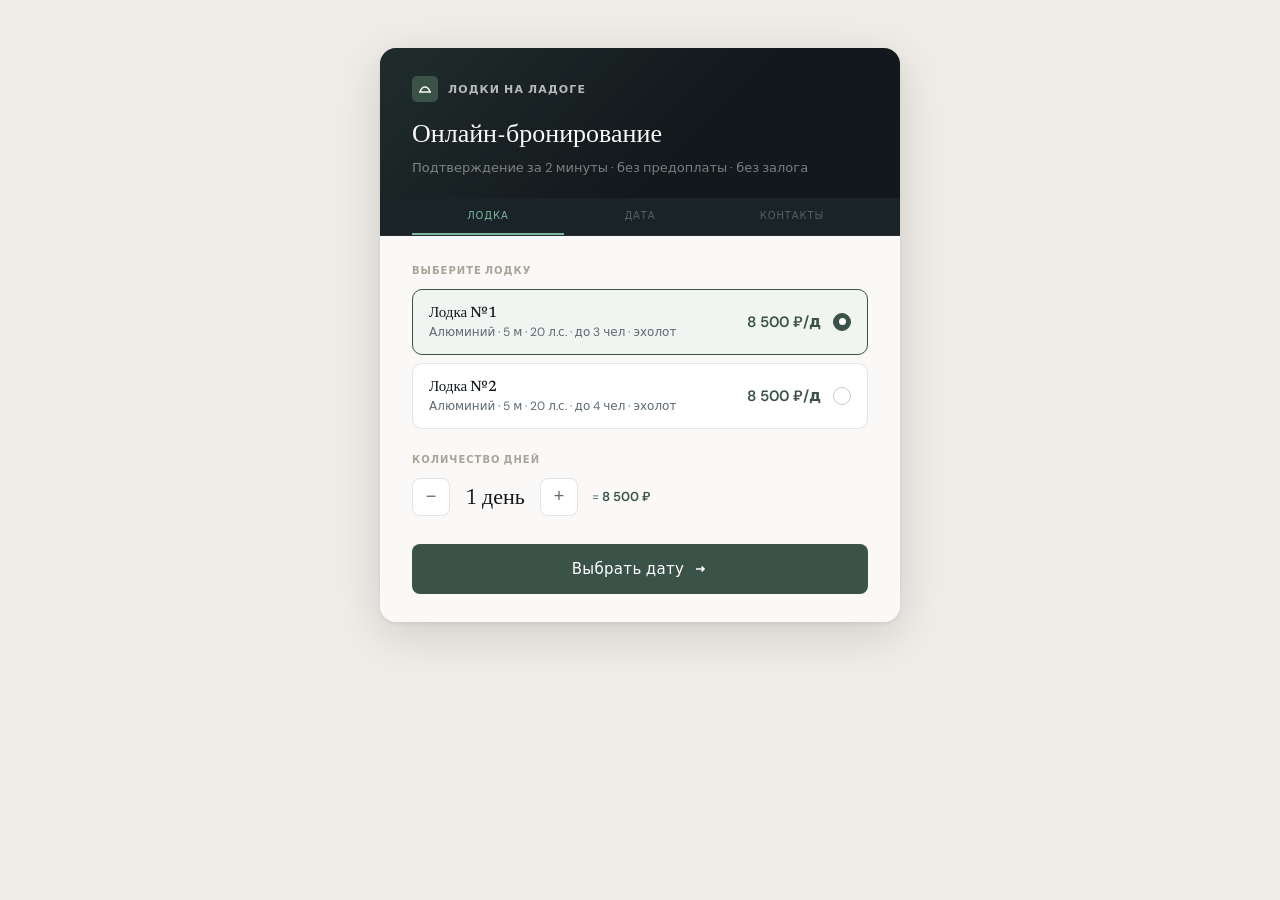
<file: booking-widget.html>
<!DOCTYPE html>
<html lang="ru">
<head>
<meta charset="UTF-8">
<meta name="viewport" content="width=device-width, initial-scale=1.0">
<title>Бронирование — Лодки на Ладоге</title>
<link rel="preconnect" href="https://fonts.googleapis.com">
<link rel="preconnect" href="https://fonts.gstatic.com" crossorigin>
<link href="https://fonts.googleapis.com/css2?family=DM+Sans:opsz,wght@9..40,400;9..40,500;9..40,600&family=Newsreader:ital,opsz,wght@0,6..72,400;0,6..72,500;1,6..72,400&display=swap" rel="stylesheet">
<style>
  :root {
    --ink:       #12181c;
    --ink-soft:  #1a2328;
    --slate:     #5c6b72;
    --stone:     #a8a498;
    --linen:     #faf9f7;
    --pebble:    #f0ede8;
    --border:    rgba(0,0,0,0.1);
    --pine:      #3a5248;
    --pine-deep: #2d4239;
    --pine-muted:#f0f5f2;
    --boat:      #c6463a;
    --font-serif: "Newsreader", Georgia, serif;
    --font-ui:   "DM Sans", system-ui, sans-serif;
    --ease: cubic-bezier(0.22,1,0.36,1);
  }
  * { box-sizing: border-box; margin: 0; padding: 0; }
  body {
    font-family: var(--font-ui);
    background: var(--pebble);
    min-height: 100vh;
    display: flex;
    align-items: flex-start;
    justify-content: center;
    padding: 48px 16px 80px;
  }

  /* ── Widget shell ── */
  .w {
    width: 100%;
    max-width: 520px;
    background: var(--linen);
    border-radius: 16px;
    box-shadow: 0 2px 4px rgba(0,0,0,0.06), 0 12px 48px rgba(0,0,0,0.14);
    overflow: hidden;
  }

  /* ── Header ── */
  .w-head {
    background: var(--ink);
    padding: 28px 32px 22px;
    position: relative;
    overflow: hidden;
  }
  .w-head::after {
    content: '';
    position: absolute;
    inset: 0;
    background: linear-gradient(135deg, rgba(58,82,72,0.35) 0%, transparent 60%);
    pointer-events: none;
  }
  .w-logo {
    display: flex; align-items: center; gap: 10px; margin-bottom: 18px; position: relative; z-index: 1;
  }
  .w-logo-mark {
    width: 26px; height: 26px;
    background: var(--pine);
    border-radius: 5px;
    display: flex; align-items: center; justify-content: center;
  }
  .w-logo-mark svg { width: 14px; height: 14px; }
  .w-logo-text {
    font-size: 11px; font-weight: 600; letter-spacing: 0.1em; text-transform: uppercase;
    color: rgba(250,249,247,0.7);
  }
  .w-head h2 {
    font-family: var(--font-serif);
    font-size: 26px;
    font-weight: 400;
    color: var(--linen);
    line-height: 1.25;
    margin-bottom: 6px;
    position: relative; z-index: 1;
  }
  .w-head p {
    font-size: 13px; color: rgba(250,249,247,0.45);
    position: relative; z-index: 1;
  }

  /* ── Step bar ── */
  .w-steps {
    display: flex;
    background: var(--ink-soft);
    padding: 0 32px;
    border-bottom: 1px solid rgba(255,255,255,0.06);
  }
  .w-step {
    flex: 1; text-align: center; padding: 11px 0;
    font-size: 10px; font-weight: 500; letter-spacing: 0.09em; text-transform: uppercase;
    color: rgba(250,249,247,0.28);
    border-bottom: 2px solid transparent;
    transition: all 0.25s var(--ease);
  }
  .w-step.active { color: #7bb89a; border-bottom-color: #7bb89a; }
  .w-step.done   { color: rgba(250,249,247,0.45); }

  /* ── Body ── */
  .w-body { padding: 28px 32px; }

  /* ── Label ── */
  .lbl {
    font-size: 10px; font-weight: 600; letter-spacing: 0.1em; text-transform: uppercase;
    color: var(--stone); margin-bottom: 12px;
  }

  /* ── Boat cards ── */
  .boats { display: flex; flex-direction: column; gap: 8px; margin-bottom: 24px; }
  .boat-card {
    border: 1px solid var(--border);
    border-radius: 10px;
    padding: 14px 16px;
    cursor: pointer;
    transition: border-color 0.18s, background 0.18s;
    display: flex; justify-content: space-between; align-items: center;
    background: #fff;
  }
  .boat-card:hover { border-color: var(--pine); background: var(--pine-muted); }
  .boat-card.sel  { border-color: var(--pine); background: var(--pine-muted); }
  .boat-card__name { font-size: 15px; font-weight: 500; color: var(--ink); margin-bottom: 3px; font-family: var(--font-serif); }
  .boat-card__sub  { font-size: 12px; color: var(--slate); }
  .boat-card__right { display: flex; align-items: center; gap: 12px; flex-shrink: 0; }
  .boat-card__price { font-size: 15px; font-weight: 600; color: var(--pine); }
  .radio {
    width: 18px; height: 18px; border-radius: 50%;
    border: 1.5px solid #ccc;
    display: flex; align-items: center; justify-content: center;
    transition: all 0.18s;
  }
  .boat-card.sel .radio { border-color: var(--pine); background: var(--pine); }
  .boat-card.sel .radio::after { content: ''; width: 7px; height: 7px; border-radius: 50%; background: #fff; display: block; }

  /* ── Days ── */
  .days-row { display: flex; align-items: center; gap: 14px; margin-bottom: 28px; }
  .day-btn {
    width: 38px; height: 38px; border-radius: 8px;
    border: 1px solid var(--border); background: #fff;
    font-size: 18px; cursor: pointer; color: var(--slate);
    display: flex; align-items: center; justify-content: center;
    transition: background 0.15s;
  }
  .day-btn:hover { background: var(--pebble); }
  .days-val { font-family: var(--font-serif); font-size: 22px; color: var(--ink); min-width: 62px; text-align: center; }
  .days-price { font-size: 13px; color: var(--slate); }
  .days-price strong { color: var(--pine); font-weight: 600; }

  /* ── Calendar ── */
  .cal { margin-bottom: 24px; }
  .cal-nav { display: flex; justify-content: space-between; align-items: center; margin-bottom: 14px; }
  .cal-nav button { background: none; border: none; padding: 6px 10px; cursor: pointer; color: var(--slate); font-size: 18px; border-radius: 6px; }
  .cal-nav button:hover { background: var(--pebble); }
  .cal-month { font-family: var(--font-serif); font-size: 16px; color: var(--ink); }
  .cal-grid { display: grid; grid-template-columns: repeat(7,1fr); gap: 2px; }
  .cal-dn { text-align: center; font-size: 10px; font-weight: 600; letter-spacing: 0.06em; color: var(--stone); padding: 4px 0 10px; }
  .cal-d {
    aspect-ratio: 1; display: flex; align-items: center; justify-content: center;
    font-size: 13px; color: var(--ink); border-radius: 7px; cursor: pointer;
    transition: all 0.14s;
  }
  .cal-d:hover { background: var(--pine-muted); color: var(--pine); }
  .cal-d.empty { cursor: default; }
  .cal-d.na { color: #ccc; cursor: not-allowed; }
  .cal-d.na:hover { background: none; color: #ccc; }
  .cal-d.sel { background: var(--pine); color: #fff; font-weight: 600; }
  .cal-d.sel:hover { background: var(--pine-deep); color: #fff; }

  /* ── Time slots ── */
  .slots { display: grid; grid-template-columns: repeat(3,1fr); gap: 7px; margin-bottom: 24px; }
  .slot {
    border: 1px solid var(--border); border-radius: 8px; padding: 10px 6px;
    text-align: center; cursor: pointer; background: #fff;
    font-size: 14px; font-weight: 500; color: var(--ink);
    transition: all 0.14s;
  }
  .slot:hover { border-color: var(--pine); background: var(--pine-muted); }
  .slot.sel { background: var(--pine); border-color: var(--pine); color: #fff; }
  .slot.busy { color: #ccc; border-color: #eee; cursor: not-allowed; text-decoration: line-through; }
  .slot.busy:hover { background: #fff; border-color: #eee; }
  .slot small { display: block; font-size: 10px; margin-top: 2px; opacity: 0.6; }

  /* ── Form ── */
  .field { margin-bottom: 14px; }
  .field label { display: block; font-size: 11px; font-weight: 500; letter-spacing: 0.05em; color: var(--slate); margin-bottom: 5px; text-transform: uppercase; }
  .field input {
    width: 100%; padding: 11px 14px;
    border: 1px solid var(--border); border-radius: 8px;
    font-size: 15px; font-family: var(--font-ui); color: var(--ink); background: #fff; outline: none;
    transition: border-color 0.15s;
  }
  .field input:focus { border-color: var(--pine); }
  .field input::placeholder { color: #c8c4bc; }
  .f2 { display: grid; grid-template-columns: 1fr 1fr; gap: 12px; }

  /* ── Summary ── */
  .summary { background: var(--pebble); border-radius: 10px; padding: 16px; margin-bottom: 20px; }
  .sum-row { display: flex; justify-content: space-between; font-size: 13px; color: var(--slate); margin-bottom: 7px; }
  .sum-row:last-child { margin-bottom: 0; }
  .sum-row strong { color: var(--ink); font-weight: 500; }
  .sum-total { border-top: 1px solid rgba(0,0,0,0.08); padding-top: 10px; margin-top: 5px; font-size: 14px; color: var(--ink); font-weight: 600; }
  .sum-total strong { font-family: var(--font-serif); font-size: 20px; color: var(--pine); }

  /* ── Buttons ── */
  .btn-main {
    width: 100%; background: var(--pine); color: #fff;
    border: none; border-radius: 8px; padding: 15px;
    font-size: 15px; font-weight: 500; font-family: var(--font-ui);
    cursor: pointer; letter-spacing: 0.02em;
    display: flex; align-items: center; justify-content: center; gap: 8px;
    transition: background 0.18s, transform 0.1s;
  }
  .btn-main:hover { background: var(--pine-deep); }
  .btn-main:active { transform: scale(0.98); }
  .btn-back {
    background: var(--pebble); color: var(--slate);
    width: 46px; flex: 0 0 46px; padding: 0;
  }
  .btn-back:hover { background: #e5e1da; }
  .btn-row { display: flex; gap: 10px; }
  .note { text-align: center; font-size: 11px; color: var(--stone); margin-top: 12px; line-height: 1.6; }

  /* ── Progress dots ── */
  .prog { display: flex; justify-content: center; gap: 5px; margin-bottom: 22px; }
  .dot { width: 5px; height: 5px; border-radius: 50%; background: #ddd; transition: all 0.22s var(--ease); }
  .dot.a { background: var(--pine); width: 16px; border-radius: 2.5px; }
  .dot.d { background: #7bb89a; }

  /* ── Screen toggle ── */
  .screen { display: none; }
  .screen.on { display: block; }

  /* ── Confirm screen ── */
  .confirm { padding: 56px 32px; text-align: center; }
  .confirm-icon {
    width: 72px; height: 72px; border-radius: 50%;
    background: var(--pine-muted); margin: 0 auto 24px;
    display: flex; align-items: center; justify-content: center;
  }
  .confirm h2 { font-family: var(--font-serif); font-size: 26px; font-weight: 400; color: var(--ink); margin-bottom: 10px; }
  .confirm p { font-size: 14px; color: var(--slate); line-height: 1.65; margin-bottom: 28px; }
  .confirm-info { background: var(--pebble); border-radius: 10px; padding: 16px; text-align: left; margin-bottom: 20px; }
  .confirm-info .lbl { margin-bottom: 4px; }
  .confirm-info .val { font-family: var(--font-serif); font-size: 20px; color: var(--ink); }
  .btn-tg {
    display: flex; align-items: center; justify-content: center; gap: 8px;
    background: var(--pine); color: #fff; text-decoration: none;
    border-radius: 8px; padding: 15px; font-size: 15px; font-weight: 500;
  }
  .btn-tg:hover { background: var(--pine-deep); }
</style>
</head>
<body>
<div class="w">

  <!-- Header -->
  <div class="w-head">
    <div class="w-logo">
      <div class="w-logo-mark">
        <svg viewBox="0 0 14 14" fill="none" stroke="#faf9f7" stroke-width="1.5"><path d="M2 10c1-3 3-5 5-5s4 2 5 5"/><path d="M1 10h12"/></svg>
      </div>
      <span class="w-logo-text">Лодки на Ладоге</span>
    </div>
    <h2>Онлайн‑бронирование</h2>
    <p>Подтверждение за 2 минуты · без предоплаты · без залога</p>
  </div>

  <!-- Steps -->
  <div class="w-steps">
    <div class="w-step active" id="s1">Лодка</div>
    <div class="w-step" id="s2">Дата</div>
    <div class="w-step" id="s3">Контакты</div>
  </div>

  <!-- Body -->
  <div class="w-body">

    <!-- Screen 1 -->
    <div class="screen on" id="sc1">
      <div class="lbl">Выберите лодку</div>
      <div class="boats">
        <div class="boat-card sel" onclick="pickBoat(this,'Лодка №1')">
          <div>
            <div class="boat-card__name">Лодка №1</div>
            <div class="boat-card__sub">Алюминий · 5 м · 20 л.с. · до 3 чел · эхолот</div>
          </div>
          <div class="boat-card__right">
            <div class="boat-card__price">8 500 ₽/д</div>
            <div class="radio"></div>
          </div>
        </div>
        <div class="boat-card" onclick="pickBoat(this,'Лодка №2')">
          <div>
            <div class="boat-card__name">Лодка №2</div>
            <div class="boat-card__sub">Алюминий · 5 м · 20 л.с. · до 4 чел · эхолот</div>
          </div>
          <div class="boat-card__right">
            <div class="boat-card__price">8 500 ₽/д</div>
            <div class="radio"></div>
          </div>
        </div>
      </div>

      <div class="lbl">Количество дней</div>
      <div class="days-row">
        <button class="day-btn" onclick="chDays(-1)">−</button>
        <span class="days-val" id="days-val">1 день</span>
        <button class="day-btn" onclick="chDays(1)">+</button>
        <span class="days-price">= <strong id="days-price">8 500 ₽</strong></span>
      </div>

      <button class="btn-main" onclick="go(2)">
        Выбрать дату
        <svg width="16" height="16" viewBox="0 0 20 20" fill="none" stroke="currentColor" stroke-width="2"><path d="M5 10h10M12 7l3 3-3 3"/></svg>
      </button>
    </div>

    <!-- Screen 2 -->
    <div class="screen" id="sc2">
      <div class="prog"><div class="dot d"></div><div class="dot a"></div><div class="dot"></div></div>

      <div class="lbl">Дата выхода на воду</div>
      <div class="cal">
        <div class="cal-nav">
          <button onclick="chMonth(-1)">&#8249;</button>
          <span class="cal-month" id="cal-m"></span>
          <button onclick="chMonth(1)">&#8250;</button>
        </div>
        <div class="cal-grid" id="cal-g"></div>
      </div>

      <div class="lbl">Время старта</div>
      <div class="slots">
        <div class="slot busy">06:00<small>занято</small></div>
        <div class="slot" onclick="pickSlot(this)">07:00<small>свободно</small></div>
        <div class="slot sel" onclick="pickSlot(this)">08:00<small>свободно</small></div>
        <div class="slot" onclick="pickSlot(this)">09:00<small>свободно</small></div>
        <div class="slot" onclick="pickSlot(this)">10:00<small>свободно</small></div>
        <div class="slot busy">11:00<small>занято</small></div>
      </div>

      <div class="btn-row">
        <button class="btn-main btn-back" onclick="go(1)">
          <svg width="16" height="16" viewBox="0 0 20 20" fill="none" stroke="currentColor" stroke-width="2"><path d="M15 10H5M8 13l-3-3 3-3"/></svg>
        </button>
        <button class="btn-main" onclick="go(3)" style="flex:1">
          Ввести контакты
          <svg width="16" height="16" viewBox="0 0 20 20" fill="none" stroke="currentColor" stroke-width="2"><path d="M5 10h10M12 7l3 3-3 3"/></svg>
        </button>
      </div>
    </div>

    <!-- Screen 3 -->
    <div class="screen" id="sc3">
      <div class="prog"><div class="dot d"></div><div class="dot d"></div><div class="dot a"></div></div>

      <div class="summary">
        <div class="sum-row"><span>Лодка</span><strong id="sum-boat">Лодка №1</strong></div>
        <div class="sum-row"><span>Дата</span><strong id="sum-date">—</strong></div>
        <div class="sum-row"><span>Время</span><strong id="sum-time">08:00</strong></div>
        <div class="sum-row"><span>Дней</span><strong id="sum-days">1 день</strong></div>
        <div class="sum-row sum-total"><span>Итого</span><strong id="sum-price">8 500 ₽</strong></div>
      </div>

      <div class="f2">
        <div class="field"><label>Имя</label><input type="text" placeholder="Ваше имя"></div>
        <div class="field"><label>Телефон</label><input type="tel" placeholder="+7 900 000 00 00"></div>
      </div>
      <div class="field"><label>Комментарий</label><input type="text" placeholder="Спиннинги, маршрут до Орешка..."></div>

      <div class="btn-row">
        <button class="btn-main btn-back" onclick="go(2)">
          <svg width="16" height="16" viewBox="0 0 20 20" fill="none" stroke="currentColor" stroke-width="2"><path d="M15 10H5M8 13l-3-3 3-3"/></svg>
        </button>
        <button class="btn-main" onclick="confirm()" style="flex:1">
          Забронировать лодку
          <svg width="16" height="16" viewBox="0 0 20 20" fill="none" stroke="currentColor" stroke-width="2"><path d="M4 10l5 5L16 6"/></svg>
        </button>
      </div>
      <p class="note">Без предоплаты · Без залога · Позвоним для подтверждения</p>
    </div>

  </div>
</div>

<script>
const PRICE = 8500;
const MONTHS = ['Январь','Февраль','Март','Апрель','Май','Июнь','Июль','Август','Сентябрь','Октябрь','Ноябрь','Декабрь'];
const MONTHS_G = ['января','февраля','марта','апреля','мая','июня','июля','августа','сентября','октября','ноября','декабря'];
const DAYS_LABEL = ['','1 день','2 дня','3 дня','4 дня','5 дней','6 дней','7 дней'];
const UNAVAIL = [1,2,8,9,15,22,23];

let days = 1, boat = 'Лодка №1', time = '08:00';
let month = new Date().getMonth(), year = new Date().getFullYear(), selDay = 12;

function go(n) {
  [1,2,3].forEach(i => {
    document.getElementById('sc'+i).classList.toggle('on', i===n);
    const s = document.getElementById('s'+i);
    s.classList.remove('active','done');
    if (i < n) s.classList.add('done');
    if (i === n) s.classList.add('active');
  });
  if (n===3) fillSummary();
}

function pickBoat(el, name) {
  document.querySelectorAll('.boat-card').forEach(c => c.classList.remove('sel'));
  el.classList.add('sel');
  boat = name;
}

function chDays(d) {
  days = Math.max(1, Math.min(7, days+d));
  document.getElementById('days-val').textContent = DAYS_LABEL[days];
  document.getElementById('days-price').textContent = (days*PRICE).toLocaleString('ru') + ' ₽';
}

function pickSlot(el) {
  if (el.classList.contains('busy')) return;
  document.querySelectorAll('.slot').forEach(s => s.classList.remove('sel'));
  el.classList.add('sel');
  time = el.textContent.split('\n')[0].trim();
}

function renderCal() {
  document.getElementById('cal-m').textContent = MONTHS[month] + ' ' + year;
  const g = document.getElementById('cal-g'); g.innerHTML = '';
  ['Пн','Вт','Ср','Чт','Пт','Сб','Вс'].forEach(d => {
    const e = document.createElement('div'); e.className='cal-dn'; e.textContent=d; g.appendChild(e);
  });
  const first = new Date(year,month,1).getDay();
  const off = first===0?6:first-1;
  for (let i=0;i<off;i++){const e=document.createElement('div');e.className='cal-d empty';g.appendChild(e);}
  const total = new Date(year,month+1,0).getDate();
  const today = new Date();
  for (let d=1;d<=total;d++){
    const e = document.createElement('div'); e.className='cal-d'; e.textContent=d;
    const past = new Date(year,month,d) < new Date(today.getFullYear(),today.getMonth(),today.getDate());
    if (past||UNAVAIL.includes(d)) e.classList.add('na');
    else if (d===selDay) e.classList.add('sel');
    e.onclick = () => {
      if (e.classList.contains('na')) return;
      document.querySelectorAll('.cal-d').forEach(x=>x.classList.remove('sel'));
      e.classList.add('sel'); selDay=d;
    };
    g.appendChild(e);
  }
}

function chMonth(d) {
  month+=d;
  if(month>11){month=0;year++;}
  if(month<0){month=11;year--;}
  renderCal();
}

function fillSummary() {
  document.getElementById('sum-boat').textContent = boat;
  document.getElementById('sum-date').textContent = selDay + ' ' + MONTHS_G[month] + ' ' + year;
  document.getElementById('sum-time').textContent = time;
  document.getElementById('sum-days').textContent = DAYS_LABEL[days];
  document.getElementById('sum-price').textContent = (days*PRICE).toLocaleString('ru') + ' ₽';
}

function confirm() {
  document.querySelector('.w').innerHTML = `
    <div class="confirm">
      <div class="confirm-icon">
        <svg width="32" height="32" viewBox="0 0 32 32" fill="none">
          <circle cx="16" cy="16" r="14" stroke="#3a5248" stroke-width="1.5"/>
          <path d="M10 16l4.5 4.5 7.5-7.5" stroke="#3a5248" stroke-width="2" stroke-linecap="round" stroke-linejoin="round"/>
        </svg>
      </div>
      <h2>Заявка принята</h2>
      <p>Мы позвоним и подтвердим бронь<br>в течение 15 минут</p>
      <div class="confirm-info">
        <div class="lbl">Что дальше</div>
        <div style="font-size:14px;color:var(--slate);line-height:1.65;margin-top:6px">Мы возьмём ваши контакты из формы и позвоним для подтверждения даты и времени. Ничего больше делать не нужно.</div>
      </div>
    </div>`;
}

renderCal();

function reportHeight() {
  window.parent.postMessage({ iframeHeight: document.body.scrollHeight }, '*');
}
reportHeight();
new MutationObserver(reportHeight).observe(document.body, { childList:true, subtree:true });
</script>
</body>
</html>
</file>
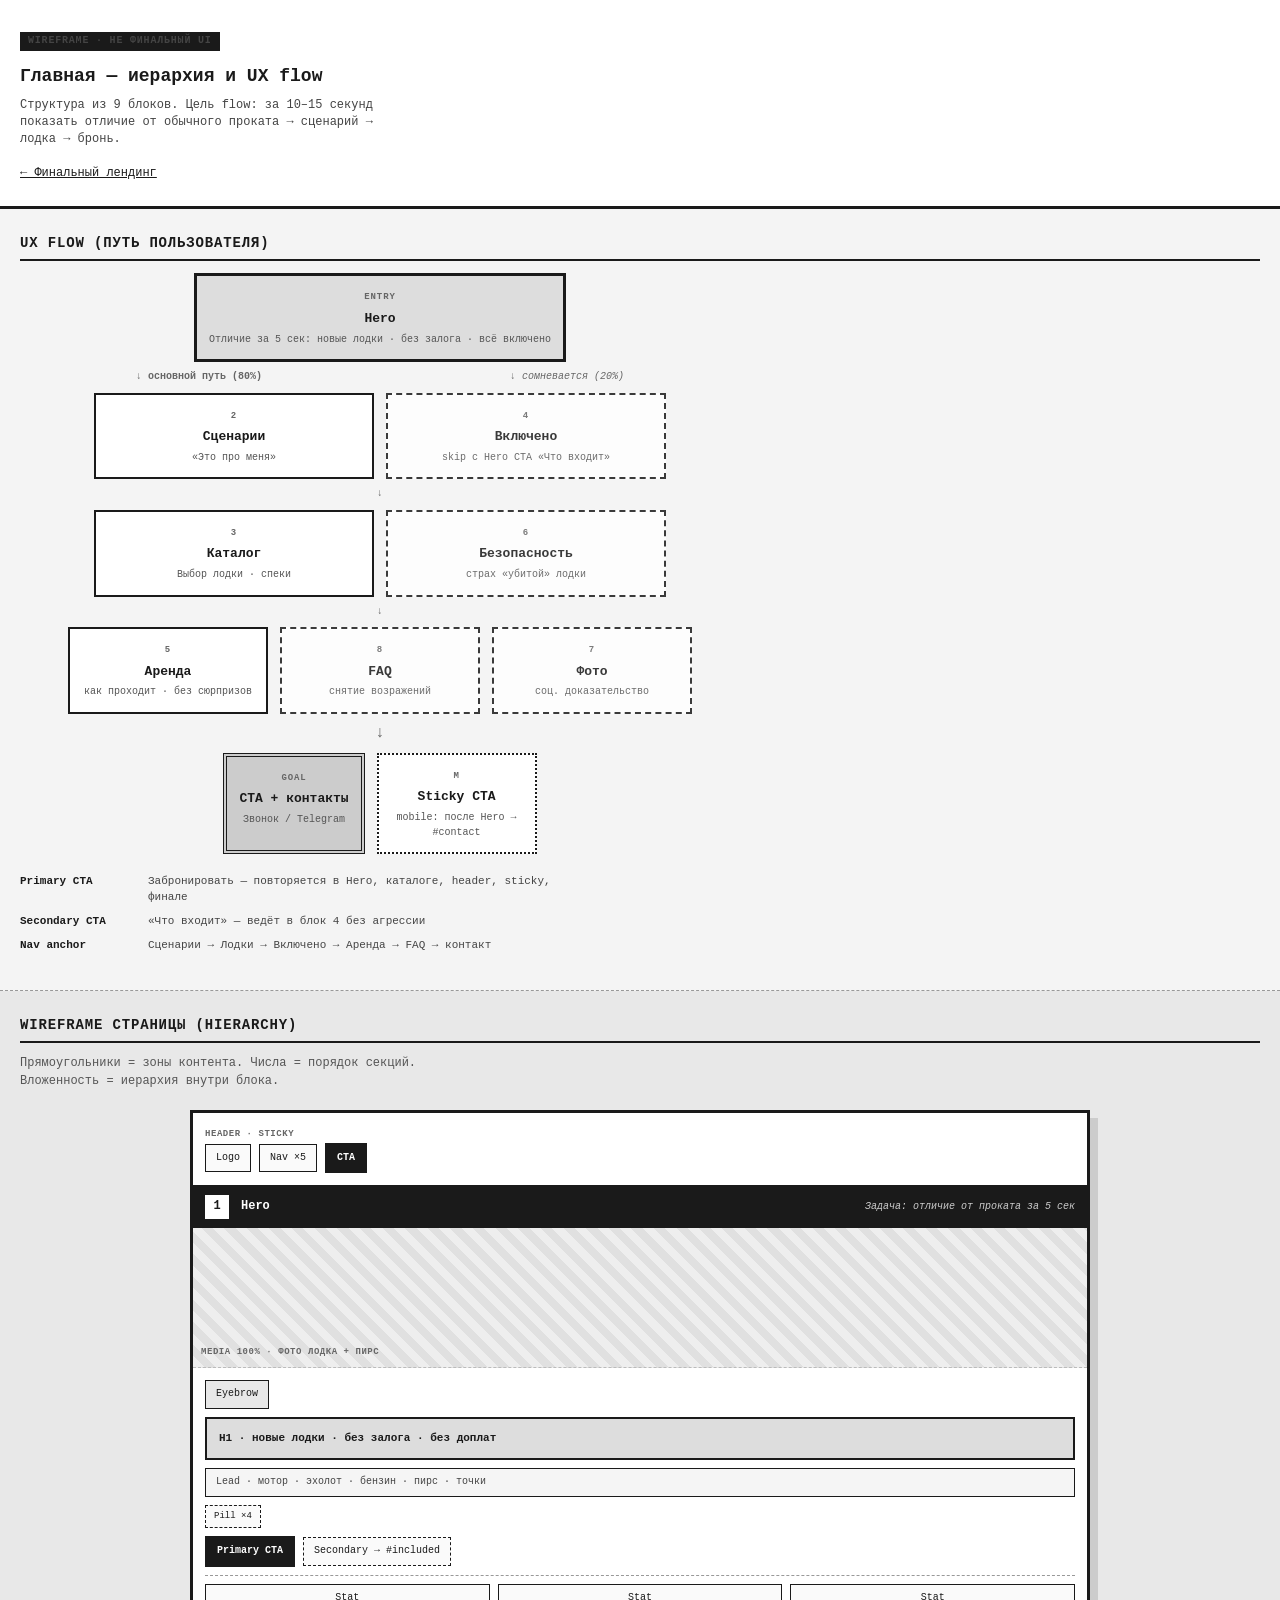
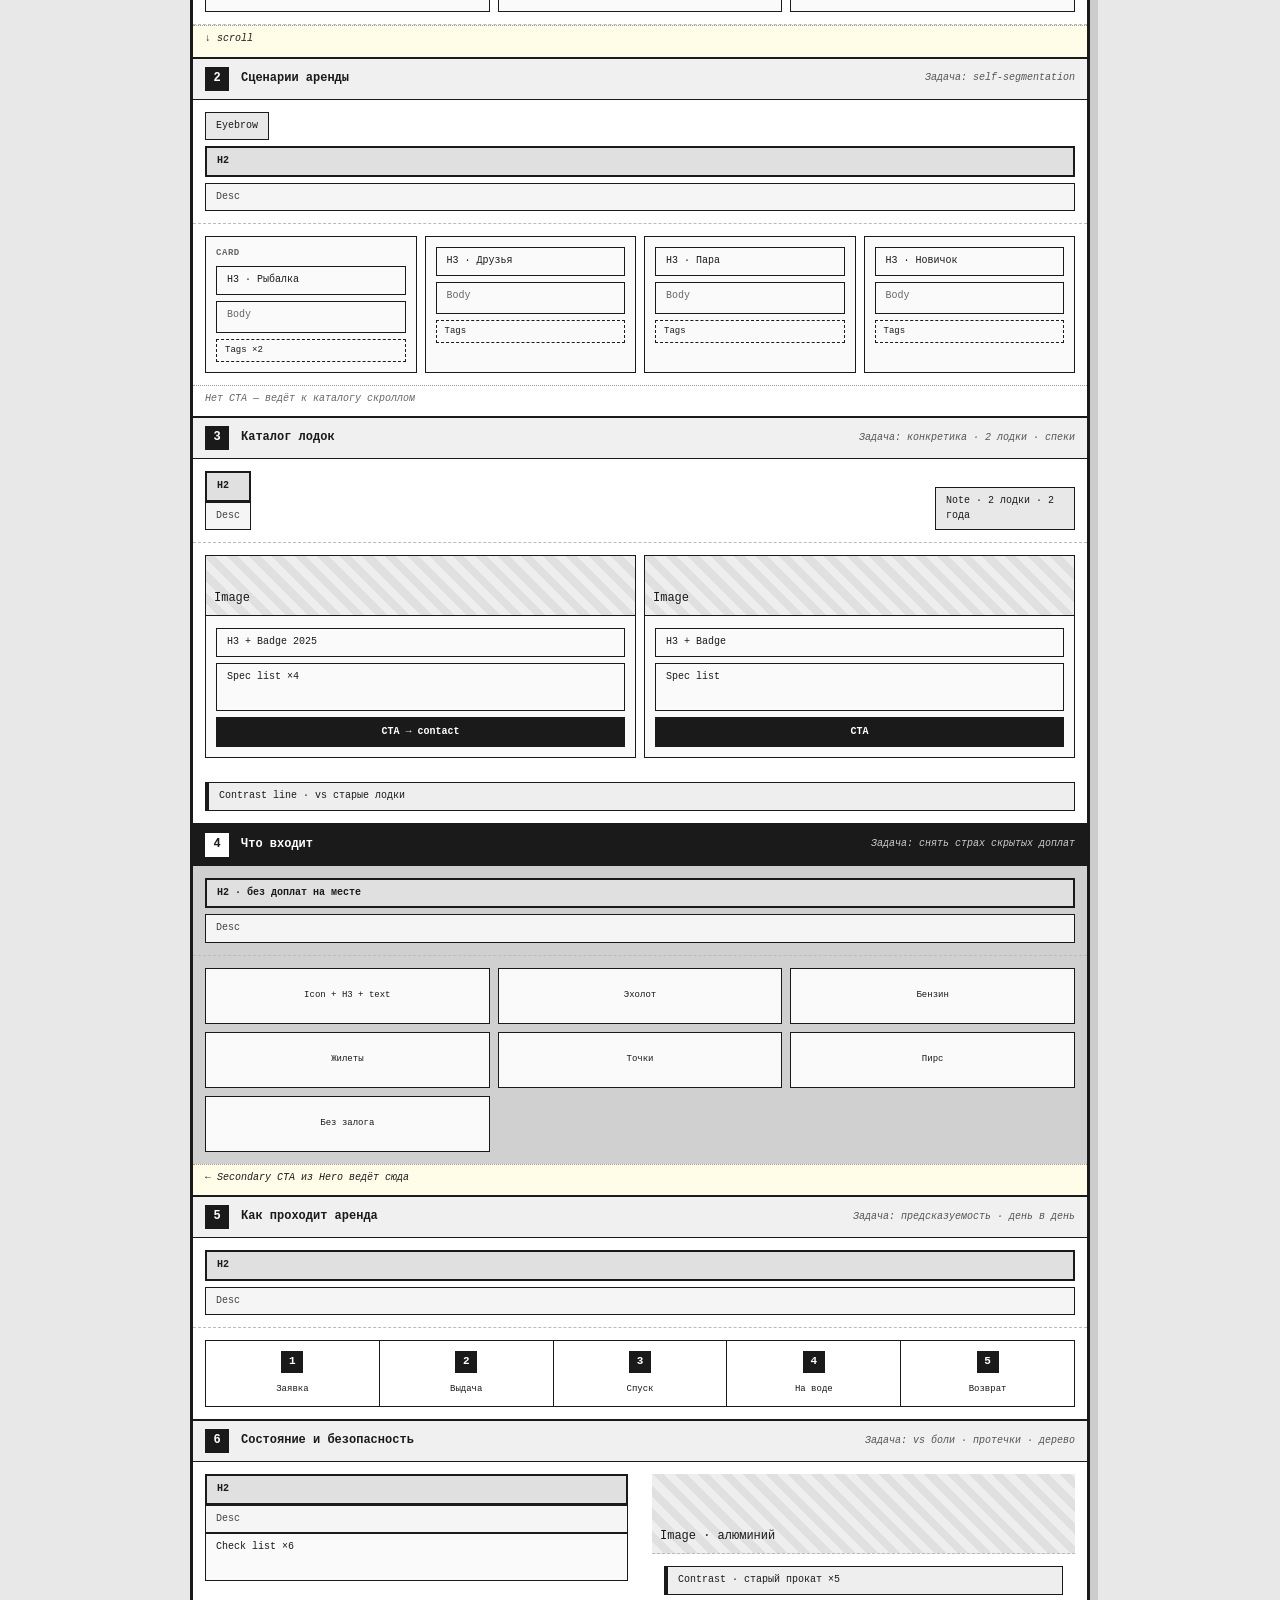
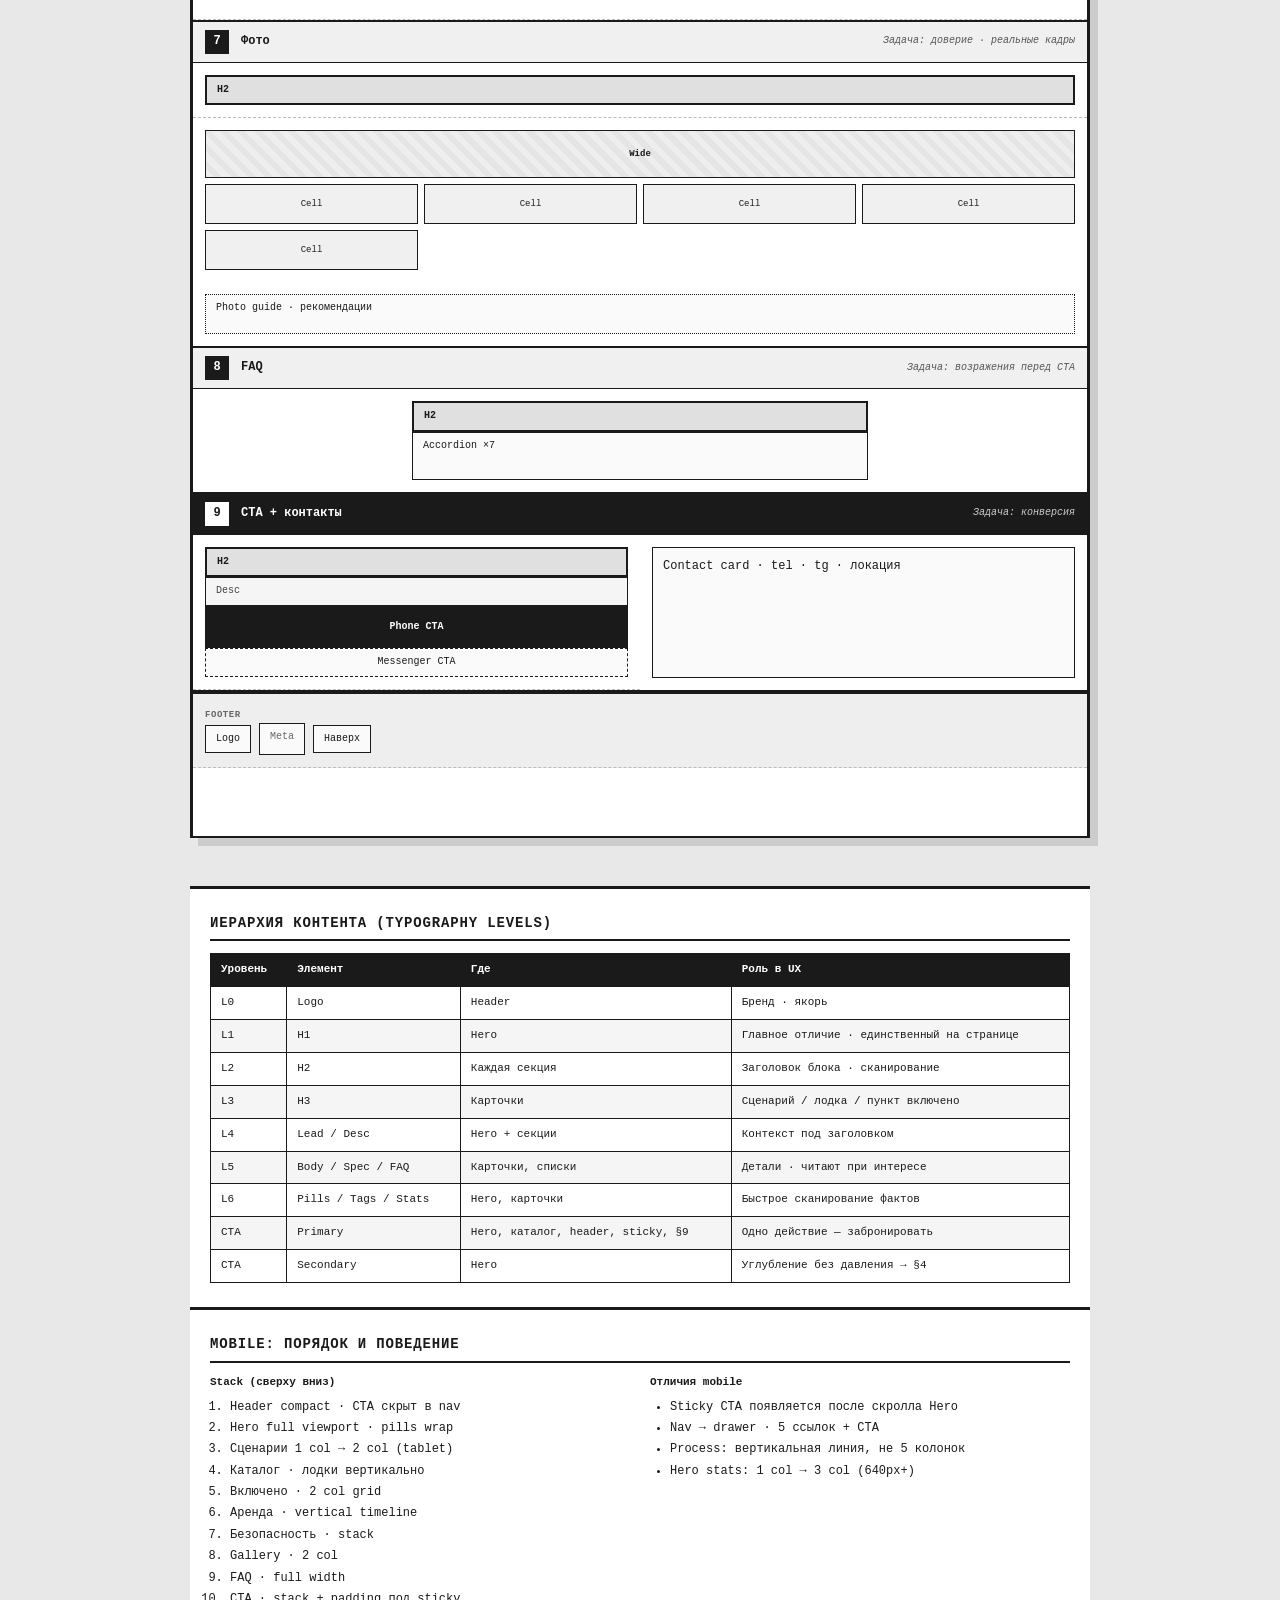
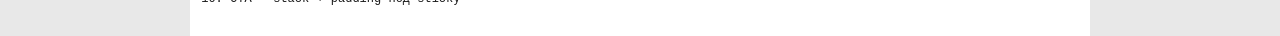
<file: wireframe.html>
<!DOCTYPE html>
<html lang="ru">
<head>
  <meta charset="UTF-8">
  <meta name="viewport" content="width=device-width, initial-scale=1.0">
  <title>Wireframe — Лодки на Ладоге</title>
  <link rel="stylesheet" href="wireframe.css">
</head>
<body class="wf-doc">
  <aside class="wf-meta">
    <p class="wf-meta__tag">Wireframe · не финальный UI</p>
    <h1>Главная — иерархия и UX flow</h1>
    <p>Структура из 9 блоков. Цель flow: за 10–15 секунд показать отличие от обычного проката → сценарий → лодка → бронь.</p>
    <nav class="wf-meta__links">
      <a href="index.html">← Финальный лендинг</a>
    </nav>
  </aside>

  <!-- UX FLOW -->
  <section class="wf-flow" aria-labelledby="flow-title">
    <h2 id="flow-title">UX flow (путь пользователя)</h2>

    <div class="flow-diagram" role="img" aria-label="Схема UX flow главной страницы">
      <div class="flow-row flow-row--entry">
        <div class="flow-node flow-node--primary">
          <span class="flow-num">ENTRY</span>
          <strong>Hero</strong>
          <p>Отличие за 5 сек: новые лодки · без залога · всё включено</p>
        </div>
      </div>

      <div class="flow-arrows flow-arrows--split">
        <span class="flow-path flow-path--main">↓ основной путь (80%)</span>
        <span class="flow-path flow-path--alt">↓ сомневается (20%)</span>
      </div>

      <div class="flow-row flow-row--2">
        <div class="flow-node">
          <span class="flow-num">2</span>
          <strong>Сценарии</strong>
          <p>«Это про меня»</p>
        </div>
        <div class="flow-node flow-node--alt">
          <span class="flow-num">4</span>
          <strong>Включено</strong>
          <p>skip с Hero CTA «Что входит»</p>
        </div>
      </div>

      <div class="flow-arrow">↓</div>

      <div class="flow-row flow-row--2">
        <div class="flow-node">
          <span class="flow-num">3</span>
          <strong>Каталог</strong>
          <p>Выбор лодки · спеки</p>
        </div>
        <div class="flow-node flow-node--alt">
          <span class="flow-num">6</span>
          <strong>Безопасность</strong>
          <p>страх «убитой» лодки</p>
        </div>
      </div>

      <div class="flow-arrow">↓</div>

      <div class="flow-row flow-row--3">
        <div class="flow-node">
          <span class="flow-num">5</span>
          <strong>Аренда</strong>
          <p>как проходит · без сюрпризов</p>
        </div>
        <div class="flow-node flow-node--alt">
          <span class="flow-num">8</span>
          <strong>FAQ</strong>
          <p>снятие возражений</p>
        </div>
        <div class="flow-node flow-node--alt">
          <span class="flow-num">7</span>
          <strong>Фото</strong>
          <p>соц. доказательство</p>
        </div>
      </div>

      <div class="flow-arrow flow-arrow--bold">↓</div>

      <div class="flow-row flow-row--exit">
        <div class="flow-node flow-node--goal">
          <span class="flow-num">GOAL</span>
          <strong>CTA + контакты</strong>
          <p>Звонок / Telegram</p>
        </div>
        <div class="flow-node flow-node--sticky">
          <span class="flow-num">M</span>
          <strong>Sticky CTA</strong>
          <p>mobile: после Hero → #contact</p>
        </div>
      </div>
    </div>

    <dl class="flow-legend">
      <div><dt>Primary CTA</dt><dd>Забронировать — повторяется в Hero, каталоге, header, sticky, финале</dd></div>
      <div><dt>Secondary CTA</dt><dd>«Что входит» — ведёт в блок 4 без агрессии</dd></div>
      <div><dt>Nav anchor</dt><dd>Сценарии → Лодки → Включено → Аренда → FAQ → контакт</dd></div>
    </dl>
  </section>

  <!-- PAGE WIREFRAME -->
  <section class="wf-page" aria-labelledby="page-title">
    <h2 id="page-title">Wireframe страницы (hierarchy)</h2>
    <p class="wf-page__note">Прямоугольники = зоны контента. Числа = порядок секций. Вложенность = иерархия внутри блока.</p>

    <!-- GLOBAL -->
    <div class="wf-block wf-block--global" data-level="0">
      <header class="wf-zone wf-zone--header">
        <span class="wf-label">Header · sticky</span>
        <div class="wf-inner wf-inner--row">
          <span class="wf-box wf-box--sm">Logo</span>
          <span class="wf-box wf-box--nav">Nav ×5</span>
          <span class="wf-box wf-box--cta">CTA</span>
          <span class="wf-box wf-box--sm wf-hide-desktop">☰</span>
        </div>
      </header>

      <main class="wf-main">
        <!-- 1 HERO -->
        <section class="wf-block" data-section="1" data-priority="critical">
          <div class="wf-block__head">
            <span class="wf-section-num">1</span>
            <span class="wf-block__title">Hero</span>
            <span class="wf-block__goal">Задача: отличие от проката за 5 сек</span>
          </div>
          <div class="wf-zone wf-zone--media wf-zone--tall">
            <span class="wf-label">Media 100% · фото лодка + пирс</span>
          </div>
          <div class="wf-zone wf-zone--content">
            <span class="wf-box wf-box--xs">Eyebrow</span>
            <span class="wf-box wf-box--h1">H1 · новые лодки · без залога · без доплат</span>
            <span class="wf-box wf-box--lead">Lead · мотор · эхолот · бензин · пирс · точки</span>
            <div class="wf-inner wf-inner--row">
              <span class="wf-box wf-box--pill">Pill ×4</span>
            </div>
            <div class="wf-inner wf-inner--row">
              <span class="wf-box wf-box--cta">Primary CTA</span>
              <span class="wf-box wf-box--sec">Secondary → #included</span>
            </div>
            <div class="wf-inner wf-inner--row wf-inner--stats">
              <span class="wf-box wf-box--stat">Stat</span>
              <span class="wf-box wf-box--stat">Stat</span>
              <span class="wf-box wf-box--stat">Stat</span>
            </div>
          </div>
          <p class="wf-annotation">↓ scroll</p>
        </section>

        <!-- 2 SCENARIOS -->
        <section class="wf-block" data-section="2" data-priority="high">
          <div class="wf-block__head">
            <span class="wf-section-num">2</span>
            <span class="wf-block__title">Сценарии аренды</span>
            <span class="wf-block__goal">Задача: self-segmentation</span>
          </div>
          <div class="wf-zone wf-zone--header-block">
            <span class="wf-box wf-box--xs">Eyebrow</span>
            <span class="wf-box wf-box--h2">H2</span>
            <span class="wf-box wf-box--desc">Desc</span>
          </div>
          <div class="wf-grid wf-grid--4">
            <div class="wf-card">
              <span class="wf-label">Card</span>
              <span class="wf-box">H3 · Рыбалка</span>
              <span class="wf-box wf-box--text">Body</span>
              <span class="wf-box wf-box--tag">Tags ×2</span>
            </div>
            <div class="wf-card">
              <span class="wf-box">H3 · Друзья</span>
              <span class="wf-box wf-box--text">Body</span>
              <span class="wf-box wf-box--tag">Tags</span>
            </div>
            <div class="wf-card">
              <span class="wf-box">H3 · Пара</span>
              <span class="wf-box wf-box--text">Body</span>
              <span class="wf-box wf-box--tag">Tags</span>
            </div>
            <div class="wf-card">
              <span class="wf-box">H3 · Новичок</span>
              <span class="wf-box wf-box--text">Body</span>
              <span class="wf-box wf-box--tag">Tags</span>
            </div>
          </div>
          <p class="wf-annotation wf-annotation--muted">Нет CTA — ведёт к каталогу скроллом</p>
        </section>

        <!-- 3 FLEET -->
        <section class="wf-block" data-section="3" data-priority="high">
          <div class="wf-block__head">
            <span class="wf-section-num">3</span>
            <span class="wf-block__title">Каталог лодок</span>
            <span class="wf-block__goal">Задача: конкретика · 2 лодки · спеки</span>
          </div>
          <div class="wf-zone wf-zone--split-head">
            <div>
              <span class="wf-box wf-box--h2">H2</span>
              <span class="wf-box wf-box--desc">Desc</span>
            </div>
            <span class="wf-box wf-box--aside">Note · 2 лодки · 2 года</span>
          </div>
          <div class="wf-grid wf-grid--2">
            <div class="wf-card wf-card--boat">
              <span class="wf-zone wf-zone--media">Image</span>
              <span class="wf-box">H3 + Badge 2025</span>
              <span class="wf-box wf-box--spec">Spec list ×4</span>
              <span class="wf-box wf-box--cta">CTA → contact</span>
            </div>
            <div class="wf-card wf-card--boat">
              <span class="wf-zone wf-zone--media">Image</span>
              <span class="wf-box">H3 + Badge</span>
              <span class="wf-box wf-box--spec">Spec list</span>
              <span class="wf-box wf-box--cta">CTA</span>
            </div>
          </div>
          <span class="wf-box wf-box--contrast">Contrast line · vs старые лодки</span>
        </section>

        <!-- 4 INCLUDED -->
        <section class="wf-block wf-block--dark" data-section="4" data-priority="critical">
          <div class="wf-block__head">
            <span class="wf-section-num">4</span>
            <span class="wf-block__title">Что входит</span>
            <span class="wf-block__goal">Задача: снять страх скрытых доплат</span>
          </div>
          <div class="wf-zone wf-zone--header-block">
            <span class="wf-box wf-box--h2">H2 · без доплат на месте</span>
            <span class="wf-box wf-box--desc">Desc</span>
          </div>
          <div class="wf-grid wf-grid--3">
            <span class="wf-card wf-card--icon">Icon + H3 + text</span>
            <span class="wf-card wf-card--icon">Эхолот</span>
            <span class="wf-card wf-card--icon">Бензин</span>
            <span class="wf-card wf-card--icon">Жилеты</span>
            <span class="wf-card wf-card--icon">Точки</span>
            <span class="wf-card wf-card--icon">Пирс</span>
            <span class="wf-card wf-card--icon">Без залога</span>
          </div>
          <p class="wf-annotation">← Secondary CTA из Hero ведёт сюда</p>
        </section>

        <!-- 5 PROCESS -->
        <section class="wf-block" data-section="5" data-priority="medium">
          <div class="wf-block__head">
            <span class="wf-section-num">5</span>
            <span class="wf-block__title">Как проходит аренда</span>
            <span class="wf-block__goal">Задача: предсказуемость · день в день</span>
          </div>
          <div class="wf-zone wf-zone--header-block">
            <span class="wf-box wf-box--h2">H2</span>
            <span class="wf-box wf-box--desc">Desc</span>
          </div>
          <div class="wf-steps">
            <span class="wf-step"><em>1</em> Заявка</span>
            <span class="wf-step"><em>2</em> Выдача</span>
            <span class="wf-step"><em>3</em> Спуск</span>
            <span class="wf-step"><em>4</em> На воде</span>
            <span class="wf-step"><em>5</em> Возврат</span>
          </div>
        </section>

        <!-- 6 SAFETY -->
        <section class="wf-block" data-section="6" data-priority="medium">
          <div class="wf-block__head">
            <span class="wf-section-num">6</span>
            <span class="wf-block__title">Состояние и безопасность</span>
            <span class="wf-block__goal">Задача: vs боли · протечки · дерево</span>
          </div>
          <div class="wf-grid wf-grid--2col">
            <div class="wf-zone">
              <span class="wf-box wf-box--h2">H2</span>
              <span class="wf-box wf-box--desc">Desc</span>
              <span class="wf-box wf-box--list">Check list ×6</span>
            </div>
            <div class="wf-zone">
              <span class="wf-zone wf-zone--media">Image · алюминий</span>
              <span class="wf-box wf-box--contrast">Contrast · старый прокат ×5</span>
            </div>
          </div>
        </section>

        <!-- 7 GALLERY -->
        <section class="wf-block" data-section="7" data-priority="low">
          <div class="wf-block__head">
            <span class="wf-section-num">7</span>
            <span class="wf-block__title">Фото</span>
            <span class="wf-block__goal">Задача: доверие · реальные кадры</span>
          </div>
          <div class="wf-zone wf-zone--header-block">
            <span class="wf-box wf-box--h2">H2</span>
          </div>
          <div class="wf-gallery">
            <span class="wf-gallery__wide">Wide</span>
            <span class="wf-gallery__cell">Cell</span>
            <span class="wf-gallery__cell">Cell</span>
            <span class="wf-gallery__cell">Cell</span>
            <span class="wf-gallery__cell">Cell</span>
            <span class="wf-gallery__cell">Cell</span>
          </div>
          <span class="wf-box wf-box--guide">Photo guide · рекомендации</span>
        </section>

        <!-- 8 FAQ -->
        <section class="wf-block" data-section="8" data-priority="medium">
          <div class="wf-block__head">
            <span class="wf-section-num">8</span>
            <span class="wf-block__title">FAQ</span>
            <span class="wf-block__goal">Задача: возражения перед CTA</span>
          </div>
          <div class="wf-zone wf-zone--narrow">
            <span class="wf-box wf-box--h2">H2</span>
            <span class="wf-box wf-box--accordion">Accordion ×7</span>
          </div>
        </section>

        <!-- 9 CONTACT -->
        <section class="wf-block wf-block--goal" data-section="9" data-priority="critical">
          <div class="wf-block__head">
            <span class="wf-section-num">9</span>
            <span class="wf-block__title">CTA + контакты</span>
            <span class="wf-block__goal">Задача: конверсия</span>
          </div>
          <div class="wf-grid wf-grid--2col">
            <div class="wf-zone">
              <span class="wf-box wf-box--h2">H2</span>
              <span class="wf-box wf-box--desc">Desc</span>
              <span class="wf-box wf-box--cta wf-box--lg">Phone CTA</span>
              <span class="wf-box wf-box--sec">Messenger CTA</span>
            </div>
            <span class="wf-card wf-card--contact">Contact card · tel · tg · локация</span>
          </div>
        </section>
      </main>

      <footer class="wf-zone wf-zone--footer">
        <span class="wf-label">Footer</span>
        <div class="wf-inner wf-inner--row">
          <span class="wf-box wf-box--sm">Logo</span>
          <span class="wf-box wf-box--text">Meta</span>
          <span class="wf-box wf-box--sm">Наверх</span>
        </div>
      </footer>

      <div class="wf-sticky-bar">
        <span class="wf-label">Sticky CTA · mobile only · после Hero</span>
        <span class="wf-box wf-box--cta wf-box--full">Забронировать</span>
      </div>
    </div>
  </section>

  <!-- HIERARCHY TABLE -->
  <section class="wf-table-section" aria-labelledby="table-title">
    <h2 id="table-title">Иерархия контента (typography levels)</h2>
    <table class="wf-table">
      <thead>
        <tr>
          <th>Уровень</th>
          <th>Элемент</th>
          <th>Где</th>
          <th>Роль в UX</th>
        </tr>
      </thead>
      <tbody>
        <tr><td>L0</td><td>Logo</td><td>Header</td><td>Бренд · якорь</td></tr>
        <tr><td>L1</td><td>H1</td><td>Hero</td><td>Главное отличие · единственный на странице</td></tr>
        <tr><td>L2</td><td>H2</td><td>Каждая секция</td><td>Заголовок блока · сканирование</td></tr>
        <tr><td>L3</td><td>H3</td><td>Карточки</td><td>Сценарий / лодка / пункт включено</td></tr>
        <tr><td>L4</td><td>Lead / Desc</td><td>Hero + секции</td><td>Контекст под заголовком</td></tr>
        <tr><td>L5</td><td>Body / Spec / FAQ</td><td>Карточки, списки</td><td>Детали · читают при интересе</td></tr>
        <tr><td>L6</td><td>Pills / Tags / Stats</td><td>Hero, карточки</td><td>Быстрое сканирование фактов</td></tr>
        <tr><td>CTA</td><td>Primary</td><td>Hero, каталог, header, sticky, §9</td><td>Одно действие — забронировать</td></tr>
        <tr><td>CTA</td><td>Secondary</td><td>Hero</td><td>Углубление без давления → §4</td></tr>
      </tbody>
    </table>
  </section>

  <!-- MOBILE -->
  <section class="wf-mobile" aria-labelledby="mobile-title">
    <h2 id="mobile-title">Mobile: порядок и поведение</h2>
    <div class="wf-mobile-cols">
      <div>
        <h3>Stack (сверху вниз)</h3>
        <ol>
          <li>Header compact · CTA скрыт в nav</li>
          <li>Hero full viewport · pills wrap</li>
          <li>Сценарии 1 col → 2 col (tablet)</li>
          <li>Каталог · лодки вертикально</li>
          <li>Включено · 2 col grid</li>
          <li>Аренда · vertical timeline</li>
          <li>Безопасность · stack</li>
          <li>Gallery · 2 col</li>
          <li>FAQ · full width</li>
          <li>CTA · stack + padding под sticky</li>
        </ol>
      </div>
      <div>
        <h3>Отличия mobile</h3>
        <ul>
          <li>Sticky CTA появляется после скролла Hero</li>
          <li>Nav → drawer · 5 ссылок + CTA</li>
          <li>Process: вертикальная линия, не 5 колонок</li>
          <li>Hero stats: 1 col → 3 col (640px+)</li>
        </ul>
      </div>
    </div>
  </section>
</body>
</html>
</file>
<file: wireframe.css>
/* Wireframe only — no final UI */

*,
*::before,
*::after {
  box-sizing: border-box;
}

body.wf-doc {
  margin: 0;
  font-family: ui-monospace, "SF Mono", Menlo, monospace;
  font-size: 12px;
  line-height: 1.45;
  color: #1a1a1a;
  background: #e8e8e8;
}

h1, h2, h3, p {
  margin: 0;
}

h1 {
  font-size: 18px;
  font-weight: 700;
  margin-bottom: 8px;
}

h2 {
  font-size: 14px;
  font-weight: 700;
  text-transform: uppercase;
  letter-spacing: 0.06em;
  margin-bottom: 12px;
  padding-bottom: 6px;
  border-bottom: 2px solid #1a1a1a;
}

h3 {
  font-size: 11px;
  font-weight: 700;
  margin-bottom: 8px;
}

/* Meta panel */
.wf-meta {
  padding: 24px 20px;
  background: #fff;
  border-bottom: 3px solid #1a1a1a;
}

.wf-meta__tag {
  display: inline-block;
  padding: 2px 8px;
  background: #1a1a1a;
  color: #fff;
  font-size: 10px;
  font-weight: 700;
  letter-spacing: 0.08em;
  text-transform: uppercase;
  margin-bottom: 12px;
}

.wf-meta p {
  max-width: 52ch;
  color: #444;
  margin-top: 8px;
}

.wf-meta__links {
  margin-top: 16px;
}

.wf-meta__links a {
  color: #1a1a1a;
}

/* UX Flow */
.wf-flow {
  padding: 24px 20px;
  background: #f4f4f4;
  border-bottom: 1px dashed #999;
}

.flow-diagram {
  max-width: 720px;
  margin-bottom: 20px;
}

.flow-row {
  display: flex;
  gap: 12px;
  justify-content: center;
  flex-wrap: wrap;
}

.flow-row--2 .flow-node {
  flex: 1;
  min-width: 140px;
  max-width: 280px;
}

.flow-row--3 .flow-node {
  flex: 1;
  min-width: 120px;
  max-width: 200px;
}

.flow-node {
  padding: 12px;
  background: #fff;
  border: 2px solid #1a1a1a;
  text-align: center;
}

.flow-node strong {
  display: block;
  font-size: 13px;
  margin: 4px 0;
}

.flow-node p {
  font-size: 10px;
  color: #555;
}

.flow-node--primary {
  border-width: 3px;
  background: #ddd;
}

.flow-node--goal {
  border-style: double;
  border-width: 4px;
  background: #ccc;
}

.flow-node--alt {
  border-style: dashed;
  opacity: 0.85;
}

.flow-node--sticky {
  border-style: dotted;
  max-width: 160px;
}

.flow-num {
  font-size: 9px;
  font-weight: 700;
  letter-spacing: 0.1em;
  color: #666;
}

.flow-arrows,
.flow-arrow {
  text-align: center;
  padding: 8px 0;
  font-size: 10px;
  color: #666;
}

.flow-arrows--split {
  display: flex;
  justify-content: space-around;
  gap: 16px;
}

.flow-path--main {
  font-weight: 700;
}

.flow-path--alt {
  font-style: italic;
}

.flow-arrow--bold {
  font-size: 16px;
  font-weight: 700;
}

.flow-legend {
  display: grid;
  gap: 8px;
  max-width: 560px;
}

.flow-legend div {
  display: grid;
  grid-template-columns: 120px 1fr;
  gap: 8px;
  font-size: 11px;
}

.flow-legend dt {
  font-weight: 700;
}

.flow-legend dd {
  margin: 0;
  color: #444;
}

/* Page wireframe canvas */
.wf-page {
  padding: 24px 20px 48px;
}

.wf-page__note {
  margin-bottom: 20px;
  color: #555;
  max-width: 60ch;
}

.wf-block--global {
  max-width: 900px;
  margin: 0 auto;
  background: #fff;
  border: 3px solid #1a1a1a;
  box-shadow: 8px 8px 0 rgba(0, 0, 0, 0.12);
}

/* Section blocks */
.wf-block {
  border-bottom: 2px solid #1a1a1a;
  padding: 0;
}

.wf-block[data-priority="critical"] .wf-block__head {
  background: #1a1a1a;
  color: #fff;
}

.wf-block--dark {
  background: #d0d0d0;
}

.wf-block--goal .wf-block__head {
  background: repeating-linear-gradient(
    -45deg,
    #1a1a1a,
    #1a1a1a 4px,
    #333 4px,
    #333 8px
  );
  color: #fff;
}

.wf-block__head {
  display: flex;
  flex-wrap: wrap;
  align-items: center;
  gap: 8px 12px;
  padding: 8px 12px;
  background: #f0f0f0;
  border-bottom: 1px solid #1a1a1a;
  font-size: 11px;
}

.wf-section-num {
  display: flex;
  align-items: center;
  justify-content: center;
  width: 24px;
  height: 24px;
  background: #1a1a1a;
  color: #fff;
  font-weight: 700;
  font-size: 12px;
  flex-shrink: 0;
}

.wf-block[data-priority="critical"] .wf-section-num {
  background: #fff;
  color: #1a1a1a;
}

.wf-block__title {
  font-weight: 700;
  font-size: 12px;
}

.wf-block__goal {
  margin-left: auto;
  font-size: 10px;
  color: #555;
  font-style: italic;
}

.wf-block[data-priority="critical"] .wf-block__goal {
  color: #ccc;
}

/* Zones */
.wf-zone {
  padding: 12px;
  border-bottom: 1px dashed #bbb;
}

.wf-zone:last-child {
  border-bottom: none;
}

.wf-zone--header {
  position: sticky;
  top: 0;
  z-index: 10;
  background: #fff;
  border-bottom: 2px solid #1a1a1a;
}

.wf-zone--media {
  min-height: 80px;
  background: repeating-linear-gradient(
    45deg,
    #eee,
    #eee 8px,
    #e0e0e0 8px,
    #e0e0e0 16px
  );
  display: flex;
  align-items: flex-end;
  padding: 8px;
}

.wf-zone--tall {
  min-height: 140px;
}

.wf-zone--content {
  display: flex;
  flex-direction: column;
  gap: 8px;
}

.wf-zone--header-block {
  display: flex;
  flex-direction: column;
  gap: 6px;
}

.wf-zone--split-head {
  display: flex;
  flex-wrap: wrap;
  gap: 12px;
  justify-content: space-between;
  align-items: flex-end;
}

.wf-zone--footer {
  background: #eee;
  border-top: 2px solid #1a1a1a;
}

.wf-zone--narrow {
  max-width: 480px;
  margin: 0 auto;
}

.wf-label {
  font-size: 9px;
  font-weight: 700;
  letter-spacing: 0.06em;
  text-transform: uppercase;
  color: #666;
}

/* Boxes */
.wf-box {
  display: block;
  padding: 6px 10px;
  border: 1px solid #1a1a1a;
  background: #fafafa;
  font-size: 10px;
}

.wf-box--xs {
  width: fit-content;
  background: #e8e8e8;
}

.wf-box--h1 {
  padding: 12px;
  font-weight: 700;
  font-size: 11px;
  background: #ddd;
  border-width: 2px;
}

.wf-box--h2 {
  font-weight: 700;
  background: #e0e0e0;
  border-width: 2px;
}

.wf-box--lead,
.wf-box--desc {
  background: #f5f5f5;
  color: #444;
}

.wf-box--pill,
.wf-box--tag {
  display: inline-block;
  padding: 4px 8px;
  border-radius: 0;
  border-style: dashed;
  font-size: 9px;
}

.wf-box--cta {
  background: #1a1a1a;
  color: #fff;
  font-weight: 700;
  text-align: center;
  border: 2px solid #1a1a1a;
}

.wf-box--sec {
  border-style: dashed;
  text-align: center;
}

.wf-box--stat {
  flex: 1;
  text-align: center;
  min-width: 60px;
}

.wf-box--spec,
.wf-box--list,
.wf-box--accordion {
  min-height: 48px;
}

.wf-box--contrast {
  margin: 12px;
  border-left: 4px solid #1a1a1a;
  background: #eee;
}

.wf-box--aside {
  max-width: 140px;
  background: #e8e8e8;
}

.wf-box--guide {
  margin: 12px;
  min-height: 40px;
  border-style: dotted;
}

.wf-box--lg {
  padding: 12px;
}

.wf-box--full {
  width: 100%;
}

.wf-box--text {
  min-height: 32px;
  color: #666;
}

.wf-inner {
  display: flex;
  flex-direction: column;
  gap: 8px;
}

.wf-inner--row {
  flex-direction: row;
  flex-wrap: wrap;
  align-items: center;
}

.wf-inner--stats {
  padding-top: 8px;
  border-top: 1px dashed #999;
}

/* Grids */
.wf-grid {
  display: grid;
  gap: 8px;
  padding: 12px;
}

.wf-grid--2 {
  grid-template-columns: 1fr;
}

.wf-grid--3 {
  grid-template-columns: repeat(2, 1fr);
}

.wf-grid--4 {
  grid-template-columns: 1fr;
}

.wf-grid--2col {
  grid-template-columns: 1fr;
  gap: 0;
  padding: 0;
}

.wf-grid--2col .wf-zone {
  border-bottom: 1px dashed #bbb;
}

/* Cards */
.wf-card {
  display: flex;
  flex-direction: column;
  gap: 6px;
  padding: 10px;
  border: 1px solid #1a1a1a;
  background: #fafafa;
}

.wf-card--boat .wf-zone--media {
  min-height: 60px;
  margin: -10px -10px 6px;
  border-bottom: 1px solid #1a1a1a;
}

.wf-card--icon {
  min-height: 56px;
  align-items: center;
  justify-content: center;
  text-align: center;
  font-size: 9px;
}

.wf-card--contact {
  min-height: 120px;
  margin: 12px;
}

/* Steps */
.wf-steps {
  display: flex;
  flex-direction: column;
  gap: 0;
  padding: 12px;
}

.wf-step {
  display: flex;
  align-items: center;
  gap: 10px;
  padding: 10px 12px;
  border: 1px solid #1a1a1a;
  border-bottom: none;
  background: #fff;
}

.wf-step:last-child {
  border-bottom: 1px solid #1a1a1a;
}

.wf-step em {
  display: flex;
  align-items: center;
  justify-content: center;
  width: 22px;
  height: 22px;
  background: #1a1a1a;
  color: #fff;
  font-style: normal;
  font-weight: 700;
  font-size: 11px;
  flex-shrink: 0;
}

/* Gallery wire */
.wf-gallery {
  display: grid;
  grid-template-columns: repeat(2, 1fr);
  gap: 6px;
  padding: 12px;
}

.wf-gallery__wide {
  grid-column: 1 / -1;
  min-height: 48px;
  border: 1px solid #1a1a1a;
  background: repeating-linear-gradient(45deg, #eee, #eee 6px, #e5e5e5 6px, #e5e5e5 12px);
  display: flex;
  align-items: center;
  justify-content: center;
  font-size: 9px;
  font-weight: 700;
}

.wf-gallery__cell {
  min-height: 40px;
  border: 1px solid #1a1a1a;
  background: #f0f0f0;
  display: flex;
  align-items: center;
  justify-content: center;
  font-size: 9px;
}

/* Annotations */
.wf-annotation {
  padding: 6px 12px 10px;
  font-size: 10px;
  color: #1a1a1a;
  font-style: italic;
  background: #fffde8;
  border-top: 1px dotted #999;
}

.wf-annotation--muted {
  background: transparent;
  color: #666;
}

/* Sticky bar preview */
.wf-sticky-bar {
  position: sticky;
  bottom: 0;
  padding: 8px 12px;
  background: #fff;
  border-top: 2px solid #1a1a1a;
  display: flex;
  flex-direction: column;
  gap: 6px;
}

/* Table */
.wf-table-section,
.wf-mobile {
  padding: 24px 20px;
  background: #fff;
  border-top: 3px solid #1a1a1a;
  max-width: 900px;
  margin: 0 auto;
}

.wf-table {
  width: 100%;
  border-collapse: collapse;
  font-size: 11px;
}

.wf-table th,
.wf-table td {
  border: 1px solid #1a1a1a;
  padding: 8px 10px;
  text-align: left;
}

.wf-table th {
  background: #1a1a1a;
  color: #fff;
}

.wf-table tr:nth-child(even) td {
  background: #f5f5f5;
}

.wf-mobile-cols {
  display: grid;
  gap: 20px;
}

.wf-mobile ol,
.wf-mobile ul {
  margin: 0;
  padding-left: 20px;
}

.wf-mobile li {
  margin-bottom: 4px;
}

.wf-hide-desktop {
  display: inline-block;
}

/* Responsive wireframe */
@media (min-width: 640px) {
  .wf-grid--2 {
    grid-template-columns: repeat(2, 1fr);
  }

  .wf-grid--4 {
    grid-template-columns: repeat(2, 1fr);
  }

  .wf-grid--2col {
    grid-template-columns: 1fr 1fr;
  }

  .wf-steps {
    flex-direction: row;
  }

  .wf-step {
    flex: 1;
    flex-direction: column;
    border: 1px solid #1a1a1a;
    border-right: none;
    text-align: center;
    font-size: 9px;
  }

  .wf-step:last-child {
    border-right: 1px solid #1a1a1a;
  }

  .wf-gallery {
    grid-template-columns: repeat(4, 1fr);
  }

  .wf-mobile-cols {
    grid-template-columns: 1fr 1fr;
  }

  .wf-hide-desktop {
    display: none;
  }
}

@media (min-width: 900px) {
  .wf-grid--4 {
    grid-template-columns: repeat(4, 1fr);
  }

  .wf-grid--3 {
    grid-template-columns: repeat(3, 1fr);
  }
}
</file>
